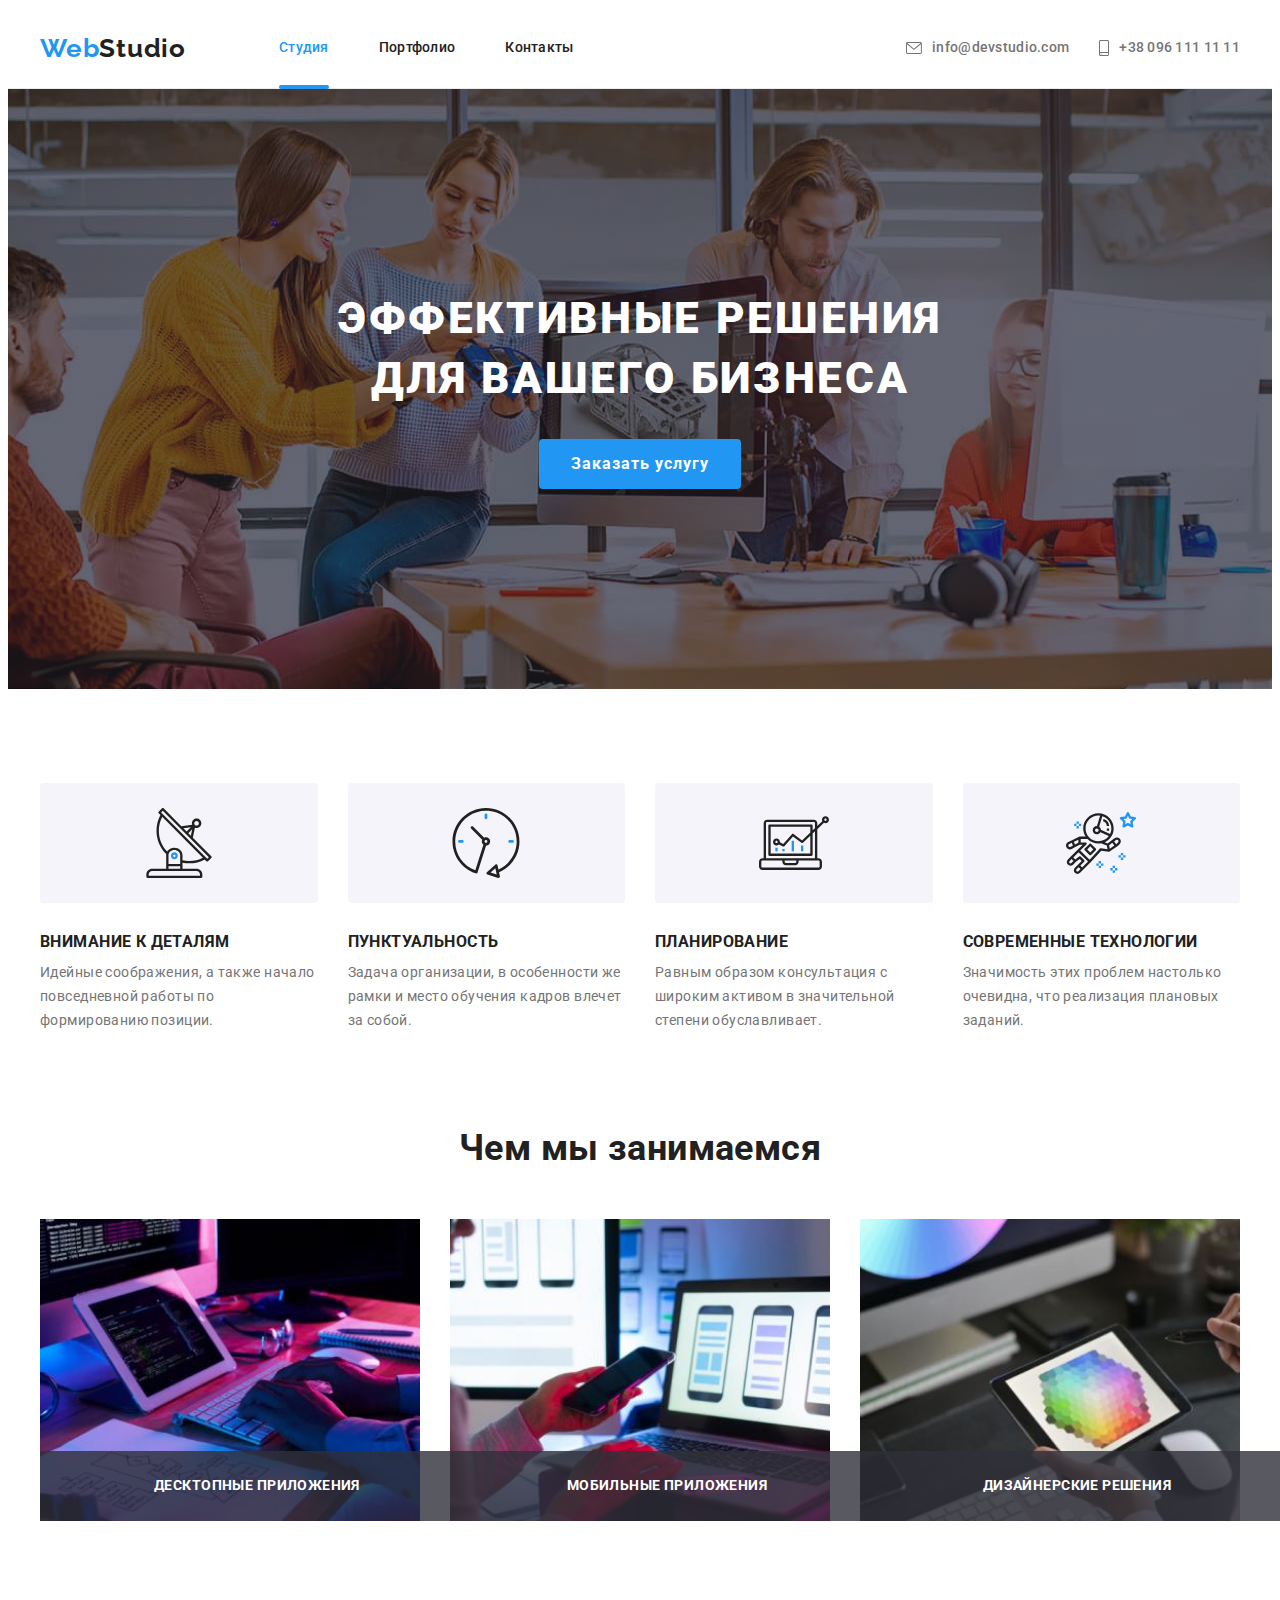
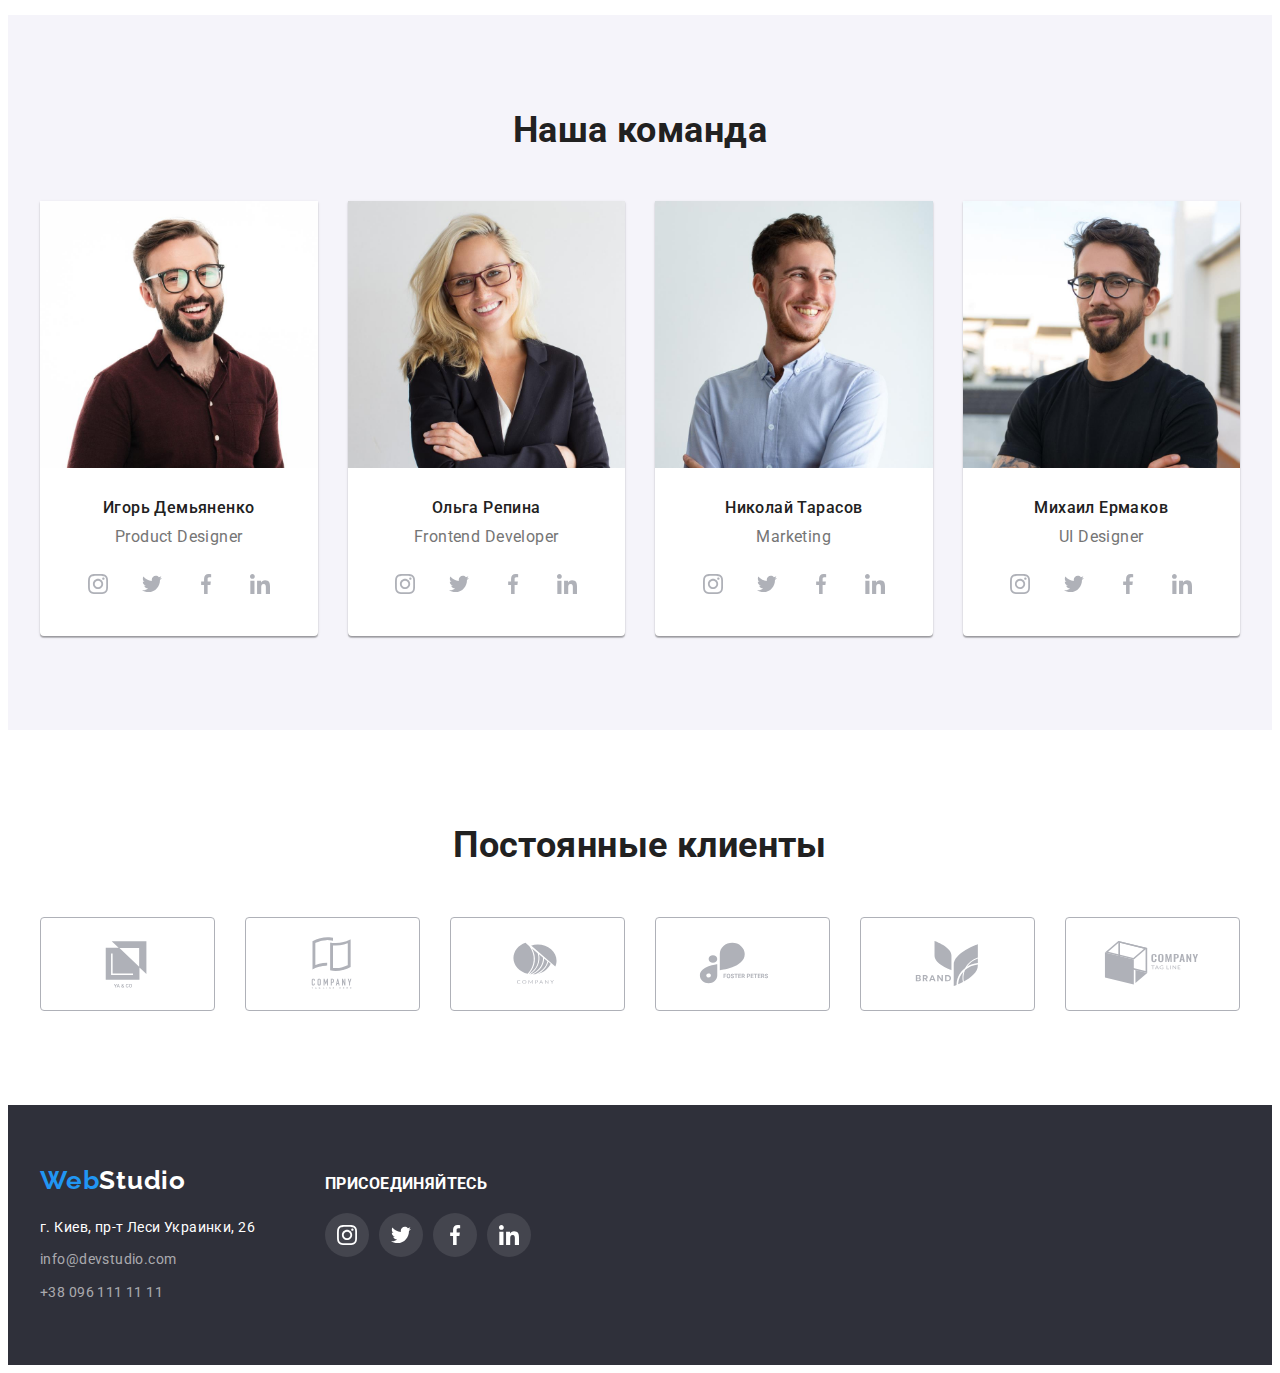
<file: index.html>
<!DOCTYPE html>
<html lang="ru">
  <head>
    <meta charset="UTF-8" />
    <meta http-equiv="X-UA-Compatible" content="IE=edge" />
    <meta name="viewport" content="width=device-width, initial-scale=1.0" />
    <title>Студия</title>
    <link
      rel="stylesheet"
      href="https://cdnjs.cloudflare.com/ajax/libs/modern-normalize/1.1.0/modern-normalize.min.css"
      integrity="sha512-wpPYUAdjBVSE4KJnH1VR1HeZfpl1ub8YT/NKx4PuQ5NmX2tKuGu6U/JRp5y+Y8XG2tV+wKQpNHVUX03MfMFn9Q=="
      crossorigin="anonymous"
      referrerpolicy="no-referrer"
    />
    <link rel="preconnect" href="https://fonts.googleapis.com" />
    <link rel="preconnect" href="https://fonts.gstatic.com" crossorigin />
    <link
      href="https://fonts.googleapis.com/css2?family=Raleway:wght@700&family=Roboto:wght@400;500;700;900&display=swap"
      rel="stylesheet"
    />
    <link rel="stylesheet" href="./css/reset.css" />
    <link rel="stylesheet" href="./css/styles.css" />
  </head>
  <body>
    <!-- Header -->
    <header class="header">
      <div class="container header-container">
        <nav class="header-nav">
          <a class="link logo" href="./index.html" lang="en"
            >Web<span class="header-text-color">Studio</span></a
          >

          <ul class="list header-list">
            <li class="header-item">
              <a class="link header-link current" href="./index.html">Студия</a>
            </li>
            <li class="header-item">
              <a class="link header-link" href="./portfolio.html">Портфолио</a>
            </li>
            <li class="header-item">
              <a class="link header-link" href="">Контакты</a>
            </li>
          </ul>
        </nav>
        <ul class="list header-contacts">
          <li class="header-item">
            <a class="link header-link" href="mailto:info@devstudio.com">
              <svg class="header-item-icon" width="16" height="12">
                <use href="./images/icons.svg#icon-mail"></use>
              </svg>
              info@devstudio.com
            </a>
          </li>
          <li class="header-item">
            <a class="link header-link" href="tel:+380961111111">
              <svg class="header-item-icon" width="10" height="16">
                <use href="./images/icons.svg#icon-smartphone"></use>
              </svg>
              +38 096 111 11 11
            </a>
          </li>
        </ul>
      </div>
    </header>

    <!-- Main -->
    <main>
      <!-- Hero -->
      <section class="hero">
        <div class="container">
          <h1 class="hero-title">Эффективные решения для вашего бизнеса</h1>
          <button type="button" class="hero-btn" data-modal-open>
            Заказать услугу
          </button>
        </div>
      </section>

      <!-- Features -->
      <section class="features section">
        <div class="container">
          <h2 class="visually-hidden">Особенности</h2>
          <ul class="list features-list card-set">
            <li class="features-item item">
              <div class="features-item-image">
                <svg class="features-icon" width="70" height="70">
                  <use href="./images/icons.svg#icon-antenna"></use>
                </svg>
              </div>
              <h3 class="title features-item-title">Внимание к деталям</h3>
              <p class="features-item-text">
                Идейные соображения, а также начало повседневной работы по
                формированию позиции.
              </p>
            </li>
            <li class="features-item item">
              <div class="features-item-image">
                <svg class="features-icon" width="70" height="70">
                  <use href="./images/icons.svg#icon-clock"></use>
                </svg>
              </div>
              <h3 class="title features-item-title">Пунктуальность</h3>
              <p class="features-item-text">
                Задача организации, в особенности же рамки и место обучения
                кадров влечет за собой.
              </p>
            </li>
            <li class="features-item item">
              <div class="features-item-image">
                <svg class="features-icon" width="70" height="70">
                  <use href="./images/icons.svg#icon-diagram"></use>
                </svg>
              </div>
              <h3 class="title features-item-title">Планирование</h3>
              <p class="features-item-text">
                Равным образом консультация с широким активом в значительной
                степени обуславливает.
              </p>
            </li>
            <li class="features-item item">
              <div class="features-item-image">
                <svg class="features-icon" width="70" height="70">
                  <use href="./images/icons.svg#icon-astronaut"></use>
                </svg>
              </div>
              <h3 class="title features-item-title">Современные технологии</h3>
              <p class="features-item-text">
                Значимость этих проблем настолько очевидна, что реализация
                плановых заданий.
              </p>
            </li>
          </ul>
        </div>
      </section>

      <!-- What we do -->
      <section class="wwd section">
        <div class="container">
          <h2 class="title section-title">Чем мы занимаемся</h2>
          <ul class="list wwd-list card-set">
            <li class="wwd-item item">
              <img
                src="./images/wwd-img1.jpg"
                alt="человек работает с компьютером"
                width="370"
                height="294"
              />
              <p class="wwd-item-text">Десктопные приложения</p>
            </li>
            <li class="wwd-item item">
              <img
                src="./images/wwd-img2.jpg"
                alt="человек работает с ноутбуком"
                width="370"
                height="294"
              />
              <p class="wwd-item-text">Мобильные приложения</p>
            </li>
            <li class="wwd-item item">
              <img
                src="./images/wwd-img3.jpg"
                alt="человек работает с планшетом"
                width="370"
                height="294"
              />
              <p class="wwd-item-text">Дизайнерские решения</p>
            </li>
          </ul>
        </div>
      </section>

      <!-- Team -->
      <section class="team section">
        <div class="container">
          <h2 class="title section-title">Наша команда</h2>
          <ul class="list team-list card-set">
            <li class="team-item item">
              <img
                src="./images/team-1.jpg"
                alt="мужчина с бородой, в очках, и коричневой ручашке "
                width="270"
                height="260"
                class="team-item-img"
              />
              <div class="team-item-content">
                <h3 class="title team-item-name">Игорь Демьяненко</h3>
                <p class="team-item-positions">Product Designer</p>
                <ul class="social-list list">
                  <li class="social-item">
                    <a
                      href=""
                      class="social-link"
                      target="_blank"
                      rel="noopener noreferrer nofollow"
                    >
                      <svg class="social-icon" width="20" height="20">
                        <use href="./images/icons.svg#icon-instagram"></use>
                      </svg>
                    </a>
                  </li>
                  <li class="social-item">
                    <a
                      href=""
                      class="social-link"
                      target="_blank"
                      rel="noopener noreferrer nofollow"
                    >
                      <svg class="social-icon" width="20" height="20">
                        <use href="./images/icons.svg#icon-twitter"></use>
                      </svg>
                    </a>
                  </li>
                  <li class="social-item">
                    <a
                      href=""
                      class="social-link"
                      target="_blank"
                      rel="noopener noreferrer nofollow"
                    >
                      <svg class="social-icon" width="20" height="20">
                        <use href="./images/icons.svg#icon-facebook"></use>
                      </svg>
                    </a>
                  </li>
                  <li class="social-item">
                    <a
                      href=""
                      class="social-link"
                      target="_blank"
                      rel="noopener noreferrer nofollow"
                    >
                      <svg class="social-icon" width="20" height="20">
                        <use href="./images/icons.svg#icon-linkedin"></use>
                      </svg>
                    </a>
                  </li>
                </ul>
              </div>
            </li>
            <li class="team-item item">
              <img
                src="./images/team-2.jpg"
                alt="женщина блондинка, в очках и пиджаке"
                width="270"
                height="260"
                class="team-item-img"
              />
              <div class="team-item-content">
                <h3 class="title team-item-name">Ольга Репина</h3>
                <p class="team-item-positions">Frontend Developer</p>
                <ul class="social-list list">
                  <li class="social-item">
                    <a
                      href=""
                      class="social-link"
                      target="_blank"
                      rel="noopener noreferrer nofollow"
                    >
                      <svg class="social-icon" width="20" height="20">
                        <use href="images/icons.svg#icon-instagram"></use>
                      </svg>
                    </a>
                  </li>
                  <li class="social-item">
                    <a
                      href=""
                      class="social-link"
                      target="_blank"
                      rel="noopener noreferrer nofollow"
                    >
                      <svg class="social-icon" width="20" height="20">
                        <use href="./images/icons.svg#icon-twitter"></use>
                      </svg>
                    </a>
                  </li>
                  <li class="social-item">
                    <a
                      href=""
                      class="social-link"
                      target="_blank"
                      rel="noopener noreferrer nofollow"
                    >
                      <svg class="social-icon" width="20" height="20">
                        <use href="./images/icons.svg#icon-facebook"></use>
                      </svg>
                    </a>
                  </li>
                  <li class="social-item">
                    <a
                      href=""
                      class="social-link"
                      target="_blank"
                      rel="noopener noreferrer nofollow"
                    >
                      <svg class="social-icon" width="20" height="20">
                        <use href="./images/icons.svg#icon-linkedin"></use>
                      </svg>
                    </a>
                  </li>
                </ul>
              </div>
            </li>
            <li class="team-item item">
              <img
                src="./images/team-3.jpg"
                alt="мужчина в серой рубашке"
                width="270"
                height="260"
                class="team-item-img"
              />
              <div class="team-item-content">
                <h3 class="title team-item-name">Николай Тарасов</h3>
                <p class="team-item-positions">Marketing</p>
                <ul class="social-list list">
                  <li class="social-item">
                    <a
                      href=""
                      class="social-link"
                      target="_blank"
                      rel="noopener noreferrer nofollow"
                    >
                      <svg class="social-icon" width="20" height="20">
                        <use href="images/icons.svg#icon-instagram"></use>
                      </svg>
                    </a>
                  </li>
                  <li class="social-item">
                    <a
                      href=""
                      class="social-link"
                      target="_blank"
                      rel="noopener noreferrer nofollow"
                    >
                      <svg class="social-icon" width="20" height="20">
                        <use href="./images/icons.svg#icon-twitter"></use>
                      </svg>
                    </a>
                  </li>
                  <li class="social-item">
                    <a
                      href=""
                      class="social-link"
                      target="_blank"
                      rel="noopener noreferrer nofollow"
                    >
                      <svg class="social-icon" width="20" height="20">
                        <use href="./images/icons.svg#icon-facebook"></use>
                      </svg>
                    </a>
                  </li>
                  <li class="social-item">
                    <a
                      href=""
                      class="social-link"
                      target="_blank"
                      rel="noopener noreferrer nofollow"
                    >
                      <svg class="social-icon" width="20" height="20">
                        <use href="./images/icons.svg#icon-linkedin"></use>
                      </svg>
                    </a>
                  </li>
                </ul>
              </div>
            </li>
            <li class="team-item item">
              <img
                src="./images/team-4.jpg"
                alt="мужчина в очках, с бородой, и в чёрной футболке"
                width="270"
                height="260"
                class="team-item-img"
              />
              <div class="team-item-content">
                <h3 class="title team-item-name">Михаил Ермаков</h3>
                <p class="team-item-positions">UI Designer</p>
                <ul class="social-list list">
                  <li class="social-item">
                    <a
                      href=""
                      class="social-link"
                      target="_blank"
                      rel="noopener noreferrer nofollow"
                    >
                      <svg class="social-icon" width="20" height="20">
                        <use href="images/icons.svg#icon-instagram"></use>
                      </svg>
                    </a>
                  </li>
                  <li class="social-item">
                    <a
                      href=""
                      class="social-link"
                      target="_blank"
                      rel="noopener noreferrer nofollow"
                    >
                      <svg class="social-icon" width="20" height="20">
                        <use href="./images/icons.svg#icon-twitter"></use>
                      </svg>
                    </a>
                  </li>
                  <li class="social-item">
                    <a
                      href=""
                      class="social-link"
                      target="_blank"
                      rel="noopener noreferrer nofollow"
                    >
                      <svg class="social-icon" width="20" height="20">
                        <use href="./images/icons.svg#icon-facebook"></use>
                      </svg>
                    </a>
                  </li>
                  <li class="social-item">
                    <a
                      href=""
                      class="social-link"
                      target="_blank"
                      rel="noopener noreferrer nofollow"
                    >
                      <svg class="social-icon" width="20" height="20">
                        <use href="./images/icons.svg#icon-linkedin"></use>
                      </svg>
                    </a>
                  </li>
                </ul>
              </div>
            </li>
          </ul>
        </div>
      </section>

      <!-- Regular Customers -->
      <section class="customers section">
        <div class="container">
          <h2 class="title section-title">Постоянные клиенты</h2>
          <ul class="list customer-list card-set">
            <li class="customer-list-item item">
              <a
                href=""
                class="customer-link"
                target="_blank"
                rel="noopener noreferrer nofollow"
              >
                <svg class="customer-logo" width="106" height="60">
                  <use href="./images/icons.svg#icon-Logo1"></use>
                </svg>
              </a>
            </li>
            <li class="customer-list-item item">
              <a
                href=""
                class="customer-link"
                target="_blank"
                rel="noopener noreferrer nofollow"
              >
                <svg class="customer-logo" width="106" height="60">
                  <use href="./images/icons.svg#icon-Logo2"></use>
                </svg>
              </a>
            </li>
            <li class="customer-list-item item">
              <a
                href=""
                class="customer-link"
                target="_blank"
                rel="noopener noreferrer nofollow"
              >
                <svg class="customer-logo" width="106" height="60">
                  <use href="./images/icons.svg#icon-Logo3"></use>
                </svg>
              </a>
            </li>
            <li class="customer-list-item item">
              <a
                href=""
                class="customer-link"
                target="_blank"
                rel="noopener noreferrer nofollow"
              >
                <svg class="customer-logo" width="106" height="60">
                  <use href="./images/icons.svg#icon-Logo4"></use>
                </svg>
              </a>
            </li>
            <li class="customer-list-item item">
              <a
                href=""
                class="customer-link"
                target="_blank"
                rel="noopener noreferrer nofollow"
              >
                <svg class="customer-logo" width="106" height="60">
                  <use href="./images/icons.svg#icon-Logo5"></use>
                </svg>
              </a>
            </li>
            <li class="customer-list-item item">
              <a
                href=""
                class="customer-link"
                target="_blank"
                rel="noopener noreferrer nofollow"
              >
                <svg class="customer-logo" width="106" height="60">
                  <use href="./images/icons.svg#icon-Logo6"></use>
                </svg>
              </a>
            </li>
          </ul>
        </div>
      </section>
    </main>

    <!-- Footer -->
    <footer class="footer">
      <div class="container footer-box">
        <div class="footer-adress-box">
          <a class="link logo" href="./index.html" lang="en"
            >Web<span class="footer-text-color">Studio</span></a
          >
          <address>
            <ul class="list footer-list">
              <li class="footer-item">
                <a
                  class="link footer-link"
                  href="https://goo.gl/maps/KEkJxdMfcDKJunuC6"
                  target="_blank"
                  rel="noopener noreferrer nofollow"
                  >г. Киев, пр-т Леси Украинки, 26</a
                >
              </li>
              <li class="footer-item">
                <a class="link footer-link" href="mailto:info@devstudio.com"
                  >info@devstudio.com</a
                >
              </li>
              <li class="footer-item">
                <a class="link footer-link" href="tel:+380961111111"
                  >+38 096 111 11 11</a
                >
              </li>
            </ul>
          </address>
        </div>
        <div class="footer-social">
          <h3 class="footer-link-title">присоединяйтесь</h3>
          <ul class="list social-list">
            <li class="social-item">
              <a
                href=""
                class="social-link"
                target="_blank"
                rel="noopener noreferrer nofollow"
              >
                <svg class="social-icon" width="20" height="20">
                  <use href="./images/icons.svg#icon-instagram"></use>
                </svg>
              </a>
            </li>
            <li class="social-item">
              <a
                href=""
                class="social-link"
                target="_blank"
                rel="noopener noreferrer nofollow"
              >
                <svg class="social-icon" width="20" height="20">
                  <use href="./images/icons.svg#icon-twitter"></use>
                </svg>
              </a>
            </li>
            <li class="social-item">
              <a
                href=""
                class="social-link"
                target="_blank"
                rel="noopener noreferrer nofollow"
              >
                <svg class="social-icon" width="20" height="20">
                  <use href="./images/icons.svg#icon-facebook"></use>
                </svg>
              </a>
            </li>
            <li class="social-item">
              <a
                href=""
                class="social-link"
                target="_blank"
                rel="noopener noreferrer nofollow"
              >
                <svg class="social-icon" width="20" height="20">
                  <use href="./images/icons.svg#icon-linkedin"></use>
                </svg>
              </a>
            </li>
          </ul>
        </div>
      </div>
    </footer>

    <!-- Modal -->
    <div class="backdrop is-hidden" data-modal>
      <div class="modal">
        <button type="button" class="modal-close" data-modal-close>
          <svg class="modal-close-icon" width="18" height="18">
            <use href="./images/icons.svg#icon-close"></use>
          </svg>
        </button>
      </div>
    </div>

    <script src="./js/modal.js"></script>
  </body>
</html>
</file>
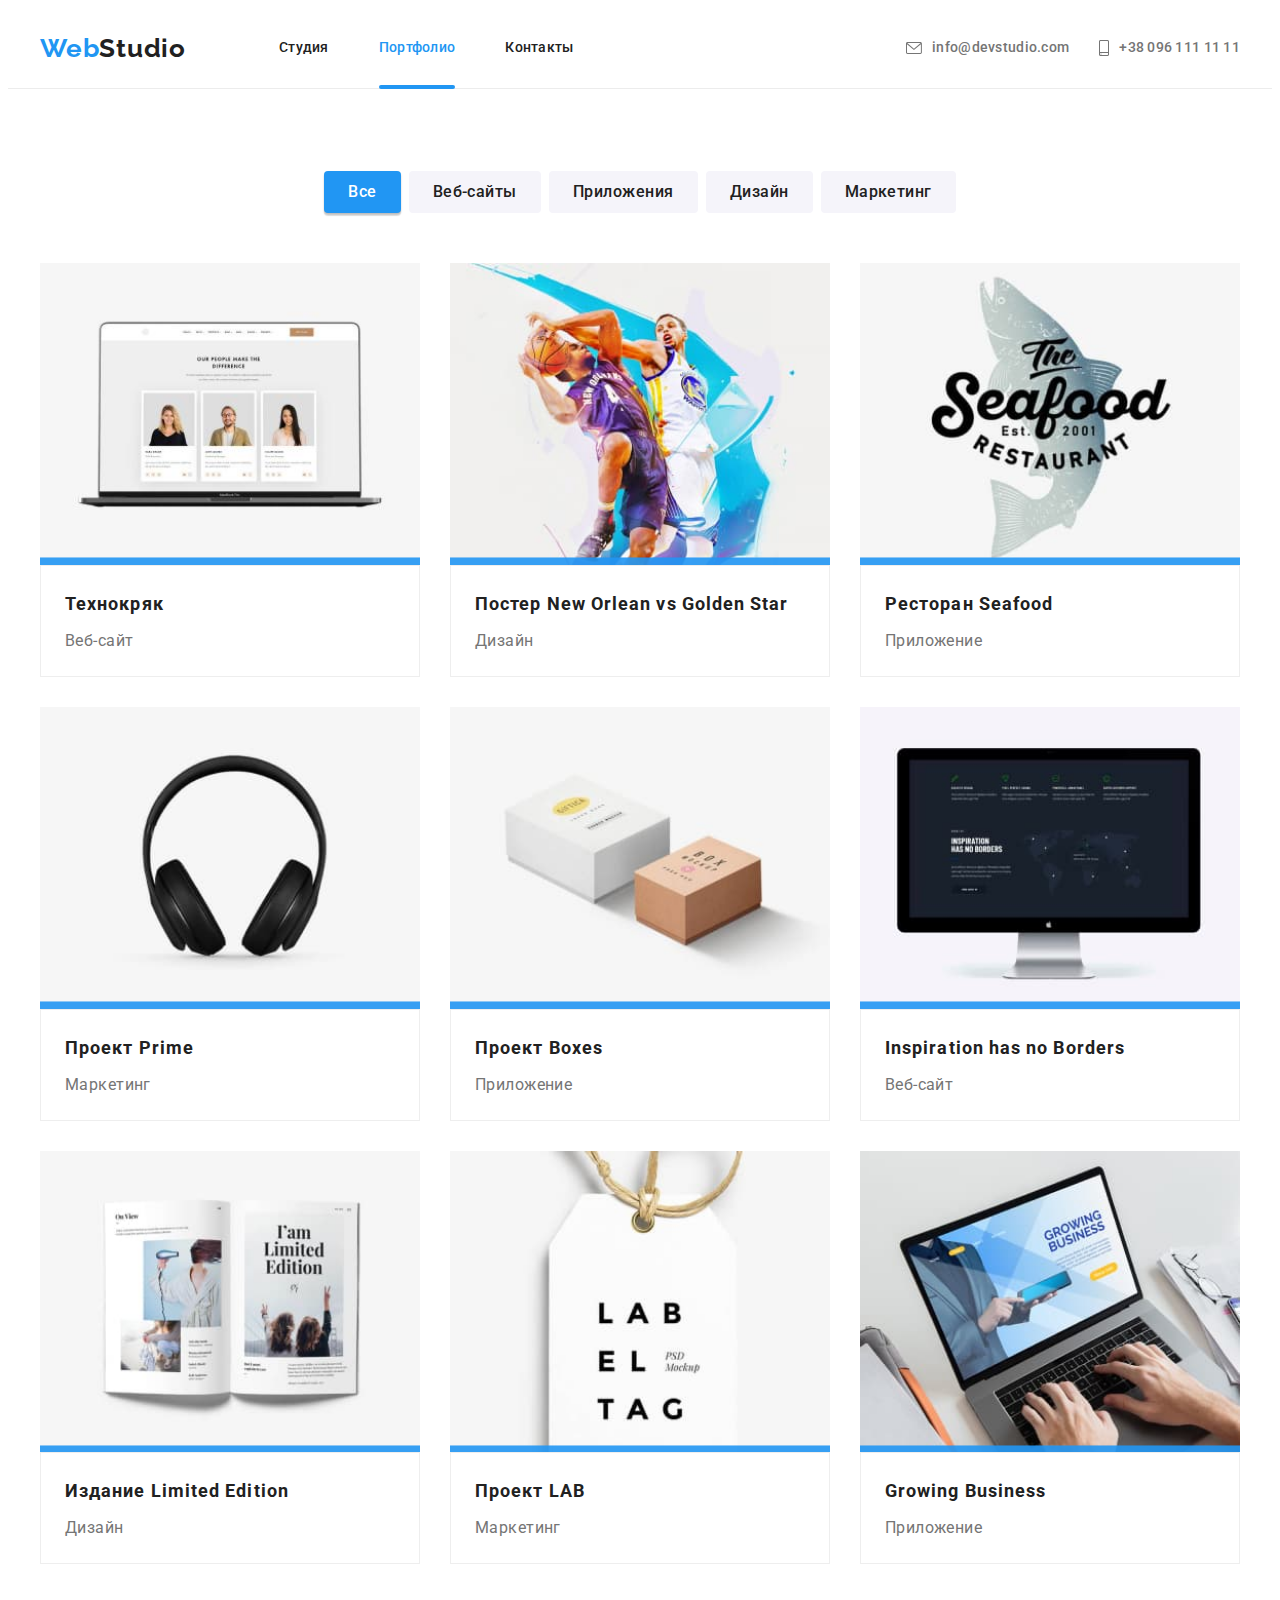
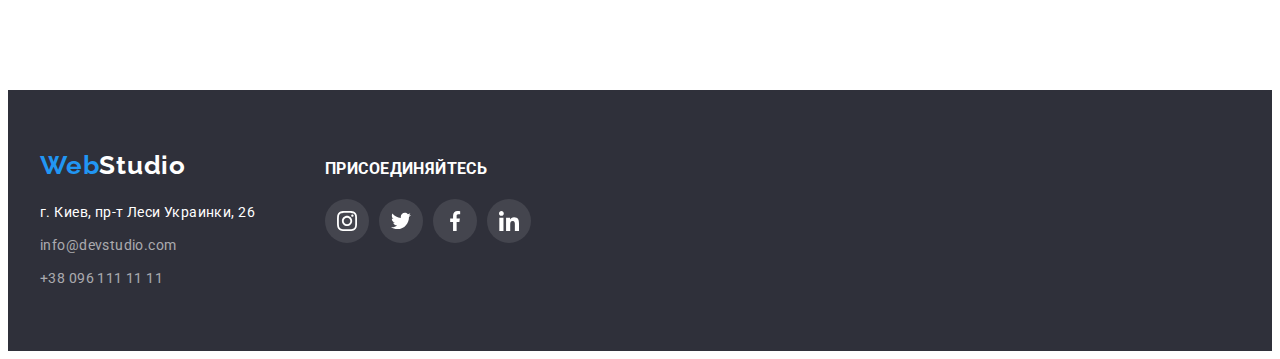
<file: portfolio.html>
<!DOCTYPE html>
<html lang="ru">
  <head>
    <meta charset="UTF-8" />
    <meta http-equiv="X-UA-Compatible" content="IE=edge" />
    <meta name="viewport" content="width=device-width, initial-scale=1.0" />
    <title>Портфолио</title>
    <link
      rel="stylesheet"
      href="https://cdnjs.cloudflare.com/ajax/libs/modern-normalize/1.1.0/modern-normalize.min.css"
      integrity="sha512-wpPYUAdjBVSE4KJnH1VR1HeZfpl1ub8YT/NKx4PuQ5NmX2tKuGu6U/JRp5y+Y8XG2tV+wKQpNHVUX03MfMFn9Q=="
      crossorigin="anonymous"
      referrerpolicy="no-referrer"
    />
    <link rel="preconnect" href="https://fonts.googleapis.com" />
    <link rel="preconnect" href="https://fonts.gstatic.com" crossorigin />
    <link
      href="https://fonts.googleapis.com/css2?family=Raleway:wght@700&family=Roboto:wght@400;500;700;900&display=swap"
      rel="stylesheet"
    />
    <link rel="stylesheet" href="./css/reset.css" />
    <link rel="stylesheet" href="./css/styles.css" />
  </head>

  <body>
    <!-- Header -->
    <header class="header">
      <div class="container header-container">
        <nav class="header-nav">
          <a class="link logo" href="./index.html" lang="en"
            >Web<span class="header-text-color">Studio</span></a
          >

          <ul class="list header-list">
            <li class="header-item">
              <a class="link header-link" href="./index.html">Студия</a>
            </li>
            <li class="header-item">
              <a class="link header-link current" href="./portfolio.html"
                >Портфолио</a
              >
            </li>
            <li class="header-item">
              <a class="link header-link" href="">Контакты</a>
            </li>
          </ul>
        </nav>
        <ul class="list header-contacts">
          <li class="header-item">
            <a class="link header-link" href="mailto:info@devstudio.com">
              <svg class="header-item-icon" width="16" height="12">
                <use href="./images/icons.svg#icon-mail"></use>
              </svg>
              info@devstudio.com
            </a>
          </li>
          <li class="header-item">
            <a class="link header-link" href="tel:+380961111111">
              <svg class="header-item-icon" width="10" height="16">
                <use href="./images/icons.svg#icon-smartphone"></use>
              </svg>
              +38 096 111 11 11
            </a>
          </li>
        </ul>
      </div>
    </header>

    <!-- Main -->

    <main>
      <section class="projects">
        <div class="container">
          <h1 class="visually-hidden projects-title">Наши проекты</h1>
          <ul class="list projects-btn-list">
            <li class="projects-list-item">
              <button type="button" class="projects-btn active">Все</button>
            </li>
            <li class="projects-list-item">
              <button type="button" class="projects-btn">Веб-сайты</button>
            </li>
            <li class="projects-list-item">
              <button type="button" class="projects-btn">Приложения</button>
            </li>
            <li class="projects-list-item">
              <button type="button" class="projects-btn">Дизайн</button>
            </li>
            <li class="projects-list-item">
              <button type="button" class="projects-btn">Маркетинг</button>
            </li>
          </ul>
          <ul class="list projects-link-list card-set">
            <li class="projects-link-item item">
              <a
                class="link"
                href="/"
                target="_blank"
                rel="noopener noreferrer nofollow"
              >
                <div class="projects-item-wrap">
                  <img
                    src="./images/port-img1.jpg"
                    alt="ноутбук с открытой интернет страницей"
                    width="370"
                    height="294"
                  />
                  <p class="projects-item-text">
                    Технокряк это современная площадка распространения
                    коронавируса. Компании используют эту платформу для
                    цифрового шпионажа и атак на защищённые сервера конкурентов.
                  </p>
                </div>
                <div class="projects-card-footer">
                  <h2 class="title projects-list-title">Технокряк</h2>
                  <p class="projects-list-text">Веб-сайт</p>
                </div>
              </a>
            </li>
            <li class="projects-link-item item">
              <a
                class="link"
                href="/"
                target="_blank"
                rel="noopener noreferrer nofollow"
              >
                <div class="projects-item-wrap">
                  <img
                    src="./images/port-img2.jpg"
                    alt="двое мужчин играют в баскетболл"
                    width="370"
                    height="294"
                  />
                  <p class="projects-item-text">
                    Технокряк это современная площадка распространения
                    коронавируса. Компании используют эту платформу для
                    цифрового шпионажа и атак на защищённые сервера конкурентов.
                  </p>
                </div>

                <div class="projects-card-footer">
                  <h2 class="title projects-list-title">
                    Постер <span lang="en">New Orlean vs Golden Star</span>
                  </h2>
                  <p class="projects-list-text">Дизайн</p>
                </div>
              </a>
            </li>
            <li class="projects-link-item item">
              <a
                class="link"
                href="/"
                target="_blank"
                rel="noopener noreferrer nofollow"
              >
                <div class="projects-item-wrap">
                  <img
                    src="./images/port-img3.jpg"
                    alt="логотип рыбного ресторана"
                    width="370"
                    height="294"
                  />
                  <p class="projects-item-text">
                    Технокряк это современная площадка распространения
                    коронавируса. Компании используют эту платформу для
                    цифрового шпионажа и атак на защищённые сервера конкурентов.
                  </p>
                </div>

                <div class="projects-card-footer">
                  <h2 class="title projects-list-title">
                    Ресторан <span lang="en">Seafood</span>
                  </h2>
                  <p class="projects-list-text">Приложение</p>
                </div>
              </a>
            </li>
            <li class="projects-link-item item">
              <a
                class="link"
                href="/"
                target="_blank"
                rel="noopener noreferrer nofollow"
              >
                <div class="projects-item-wrap">
                  <img
                    src="./images/port-img4.jpg"
                    alt="музыкальные наушники"
                    width="370"
                    height="294"
                  />
                  <p class="projects-item-text">
                    Технокряк это современная площадка распространения
                    коронавируса. Компании используют эту платформу для
                    цифрового шпионажа и атак на защищённые сервера конкурентов.
                  </p>
                </div>

                <div class="projects-card-footer">
                  <h2 class="title projects-list-title">
                    Проект <span lang="en">Prime</span>
                  </h2>
                  <p class="projects-list-text">Маркетинг</p>
                </div>
              </a>
            </li>
            <li class="projects-link-item item">
              <a
                class="link"
                href="/"
                target="_blank"
                rel="noopener noreferrer nofollow"
              >
                <div class="projects-item-wrap">
                  <img
                    src="./images/port-img5.jpg"
                    alt="две коробки, белая и коричневая"
                    width="370"
                    height="294"
                  />
                  <p class="projects-item-text">
                    Технокряк это современная площадка распространения
                    коронавируса. Компании используют эту платформу для
                    цифрового шпионажа и атак на защищённые сервера конкурентов.
                  </p>
                </div>

                <div class="projects-card-footer">
                  <h2 class="title projects-list-title">
                    Проект <span lang="en">Boxes</span>
                  </h2>
                  <p class="projects-list-text">Приложение</p>
                </div>
              </a>
            </li>
            <li class="projects-link-item item">
              <a
                class="link"
                href="/"
                target="_blank"
                rel="noopener noreferrer nofollow"
              >
                <div class="projects-item-wrap">
                  <img
                    src="./images/port-img6.jpg"
                    alt="монтор с чёрной рамкой и серебристой подставкой"
                    width="370"
                    height="294"
                  />
                  <p class="projects-item-text">
                    Технокряк это современная площадка распространения
                    коронавируса. Компании используют эту платформу для
                    цифрового шпионажа и атак на защищённые сервера конкурентов.
                  </p>
                </div>

                <div class="projects-card-footer">
                  <h2 class="title projects-list-title" lang="en">
                    Inspiration has no Borders
                  </h2>
                  <p class="projects-list-text">Веб-сайт</p>
                </div>
              </a>
            </li>
            <li class="projects-link-item item">
              <a
                class="link"
                href="/"
                target="_blank"
                rel="noopener noreferrer nofollow"
              >
                <div class="projects-item-wrap">
                  <img
                    src="./images/port-img7.jpg"
                    alt="книга с илюстрациями"
                    width="370"
                    height="294"
                  />
                  <p class="projects-item-text">
                    Технокряк это современная площадка распространения
                    коронавируса. Компании используют эту платформу для
                    цифрового шпионажа и атак на защищённые сервера конкурентов.
                  </p>
                </div>

                <div class="projects-card-footer">
                  <h2 class="title projects-list-title">
                    Издание <span lang="en">Limited Edition</span>
                  </h2>
                  <p class="projects-list-text">Дизайн</p>
                </div>
              </a>
            </li>
            <li class="projects-link-item item">
              <a
                class="link"
                href="/"
                target="_blank"
                rel="noopener noreferrer nofollow"
              >
                <div class="projects-item-wrap">
                  <img
                    src="./images/port-img8.jpg"
                    alt="бирка с надписью"
                    width="370"
                    height="294"
                  />
                  <p class="projects-item-text">
                    Технокряк это современная площадка распространения
                    коронавируса. Компании используют эту платформу для
                    цифрового шпионажа и атак на защищённые сервера конкурентов.
                  </p>
                </div>

                <div class="projects-card-footer">
                  <h2 class="title projects-list-title">
                    Проект <span lang="en">LAB</span>
                  </h2>
                  <p class="projects-list-text">Маркетинг</p>
                </div>
              </a>
            </li>
            <li class="projects-link-item item">
              <a
                class="link"
                href="/"
                target="_blank"
                rel="noopener noreferrer nofollow"
              >
                <div class="projects-item-wrap">
                  <img
                    src="./images/port-img9.jpg"
                    alt="человек работает с ноутбуком"
                    width="370"
                    height="294"
                  />
                  <p class="projects-item-text">
                    Технокряк это современная площадка распространения
                    коронавируса. Компании используют эту платформу для
                    цифрового шпионажа и атак на защищённые сервера конкурентов.
                  </p>
                </div>

                <div class="projects-card-footer">
                  <h2 class="title projects-list-title" lang="en">
                    Growing Business
                  </h2>
                  <p class="projects-list-text">Приложение</p>
                </div>
              </a>
            </li>
          </ul>
        </div>
      </section>
    </main>

    <!-- Footer -->
    <footer class="footer">
      <div class="container footer-box">
        <div class="footer-adress-box">
          <a class="link logo" href="./index.html" lang="en"
            >Web<span class="footer-text-color">Studio</span></a
          >
          <address>
            <ul class="list footer-list">
              <li class="footer-item">
                <a
                  class="link footer-link"
                  href="https://goo.gl/maps/KEkJxdMfcDKJunuC6"
                  target="_blank"
                  rel="noopener noreferrer nofollow"
                  >г. Киев, пр-т Леси Украинки, 26</a
                >
              </li>
              <li class="footer-item">
                <a class="link footer-link" href="mailto:info@devstudio.com"
                  >info@devstudio.com</a
                >
              </li>
              <li class="footer-item">
                <a class="link footer-link" href="tel:+380961111111"
                  >+38 096 111 11 11</a
                >
              </li>
            </ul>
          </address>
        </div>
        <div class="footer-social">
          <h3 class="footer-link-title">присоединяйтесь</h3>
          <ul class="list social-list">
            <li class="social-item">
              <a
                href=""
                class="social-link"
                target="_blank"
                rel="noopener noreferrer nofollow"
              >
                <svg class="social-icon" width="20" height="20">
                  <use href="./images/icons.svg#icon-instagram"></use>
                </svg>
              </a>
            </li>
            <li class="social-item">
              <a
                href=""
                class="social-link"
                target="_blank"
                rel="noopener noreferrer nofollow"
              >
                <svg class="social-icon" width="20" height="20">
                  <use href="./images/icons.svg#icon-twitter"></use>
                </svg>
              </a>
            </li>
            <li class="social-item">
              <a
                href=""
                class="social-link"
                target="_blank"
                rel="noopener noreferrer nofollow"
              >
                <svg class="social-icon" width="20" height="20">
                  <use href="./images/icons.svg#icon-facebook"></use>
                </svg>
              </a>
            </li>
            <li class="social-item">
              <a
                href=""
                class="social-link"
                target="_blank"
                rel="noopener noreferrer nofollow"
              >
                <svg class="social-icon" width="20" height="20">
                  <use href="./images/icons.svg#icon-linkedin"></use>
                </svg>
              </a>
            </li>
          </ul>
        </div>
      </div>
    </footer>
  </body>
</html>
</file>
<file: css/styles.css>
:root {
  --main-text-color: #757575;
  --second-text-color: #212121;
  --accent-color: #2196f3;
  --btn-text-color: #ffffff;
  --first-background-color: #2f303a;
  --second-background-color: #f5f4fa;
  --wwd-text-background-color: rgba(47, 48, 58, 0.8);
  --btn-hover-color: #188ce8;
  --link-color: rgba(255, 255, 255, 0.6);
  --border-card-color: #eeeeee;
  --header-border-color: #ececec;
  --hero-gradient-color: rgba(47, 48, 58, 0.4);
  --icon-fill-color: #afb1b8;
  --footer-social-bg-color: rgba(255, 255, 255, 0.1);
  --duration-cubic: 250ms cubic-bezier(0.4, 0, 0.2, 1);
  --portfolio-cart-bg-color: rgba(33, 150, 243, 0.9);
  --backdrop-background-color: rgba(0, 0, 0, 0.2);
}

body {
  font-family: "Roboto", sans-serif;
  color: var(--main-text-color);
  font-size: 14px;
  line-height: 1.71;
  letter-spacing: 0.03em;
}

address {
  font-style: normal;
}

.title {
  color: var(--second-text-color);
}

.list {
  list-style: none;
}

.link {
  text-decoration: none;
  color: inherit;
}

.visually-hidden {
  position: absolute;
  width: 1px;
  height: 1px;
  margin: -1px;
  padding: 0;
  overflow: hidden;
  border: 0;
  clip: rect(0 0 0 0);
}

.container {
  width: 1200px;
  padding: 0 15px;
  margin: 0 auto;
}

.section {
  padding-top: 94px;
  padding-bottom: 94px;
}

/* ----- Card-Set ------ */

.card-set {
  display: flex;
  flex-wrap: wrap;
  margin-left: -30px;
  margin-top: -30px;
}

.item {
  margin-left: 30px;
  margin-top: 30px;
}

/* ----- Social-list/item/link/icon -----*/

.social-list {
  display: flex;
  justify-content: center;
}

.social-item:not(:last-child) {
  margin-right: 10px;
}

.social-link {
  width: 44px;
  height: 44px;
  background-color: var(--btn-text-color);
  display: flex;
  justify-content: center;
  align-items: center;
  border-radius: 50%;
  color: var(--icon-fill-color);
  transition: background-color var(--duration-cubic);
}

.social-icon {
  fill: currentColor;
}

/* ----- Header -----*/

.header {
  border-bottom: 1px solid var(--header-border-color);
}

.logo {
  font-family: "Raleway", sans-serif;
  font-weight: 700;
  font-size: 26px;
  line-height: 1.19;
  letter-spacing: 0.03em;
  color: var(--accent-color);
}

.header-container,
.header-list,
.header-contacts,
.header-nav {
  display: flex;
  align-items: center;
  flex-wrap: wrap;
}

.header-nav > .logo {
  margin-right: 93px;
}

.header-item:not(:last-child) {
  margin-right: 50px;
}

.header-contacts {
  margin-left: auto;
}

.header-contacts > .header-item:first-child {
  margin-right: 30px;
}

.header-text-color {
  color: var(--second-text-color);
}

/* --------------------------- */

.header-list {
  color: var(--second-text-color);
}

.header-link {
  font-weight: 500;
  line-height: 1.14;
  display: flex;
  align-items: center;
  letter-spacing: 0.02em;
  padding-top: 32px;
  padding-bottom: 32px;
  transition: color var(--duration-cubic);
}

.header-link:hover,
.header-link:focus,
.current {
  color: var(--accent-color);
}

.current {
  position: relative;
}

.current::after {
  content: "";
  width: 100%;
  height: 4px;
  background-color: var(--accent-color);
  border-radius: 2px;
  position: absolute;
  left: 0;
  bottom: -1px;
}

.header-item-icon {
  margin-right: 10px;
  fill: currentColor;
}

/* ----- Hero ------ */

.hero {
  background-color: var(--first-background-color);
  background-image: linear-gradient(
      var(--hero-gradient-color),
      var(--hero-gradient-color)
    ),
    url(../images/hero-bg.jpg);
  background-repeat: no-repeat;
  background-position: center;
  background-size: cover, auto;

  text-align: center;
  padding-top: 200px;
  padding-bottom: 200px;
}

.hero-title {
  font-weight: 900;
  font-size: 44px;
  line-height: 1.36;
  text-align: center;
  letter-spacing: 0.06em;
  text-transform: uppercase;
  color: var(--btn-text-color);
  margin-bottom: 30px;
  max-width: 696px;
  margin-left: auto;
  margin-right: auto;
}

.hero-btn {
  font-family: inherit;
  background: var(--accent-color);
  border-radius: 4px;
  cursor: pointer;
  font-weight: 700;
  font-size: 16px;
  line-height: 1.87;
  text-align: center;
  letter-spacing: 0.06em;
  color: var(--btn-text-color);
  padding: 10px 32px;
  border: none;
  transition: background var(--duration-cubic), box-shadow var(--duration-cubic);
}

.hero-btn:focus,
.hero-btn:hover {
  background: var(--btn-hover-color);
  box-shadow: 0px 4px 4px rgba(0, 0, 0, 0.15);
}

/* ----- Features ----- */

.features {
  padding-bottom: 0;
}

.features-item-image {
  display: flex;
  justify-content: center;
  align-items: center;
  height: 120px;
  background-color: var(--second-background-color);
  border-radius: 4px;
  margin-bottom: 30px;
}

.features-item {
  flex-basis: calc(100% / 4 - 30px);
}

.features-item-title {
  font-weight: 700;
  line-height: 1.14;
  text-transform: uppercase;
  margin-bottom: 10px;
}

/* ----- What we do ----- */

.section-title {
  font-weight: 700;
  font-size: 36px;
  line-height: 1.17;
  text-align: center;
  margin-bottom: 50px;
}

.wwd-item {
  position: relative;

  flex-basis: calc(100% / 3 - 30px);
}

.wwd-item-text {
  position: absolute;
  bottom: 0;
  left: 0;

  width: 100%;

  display: flex;
  justify-content: center;
  align-items: center;
  padding: 27px;

  font-weight: 700;
  line-height: 1.14;
  text-align: center;
  text-transform: uppercase;
  color: var(--btn-text-color);
  background-color: var(--wwd-text-background-color);
}

/* ----- Team ----- */

.team {
  background-color: var(--second-background-color);
}

.team-item {
  background: var(--btn-text-color);
  box-shadow: 0px 1px 3px rgba(0, 0, 0, 0.12), 0px 1px 1px rgba(0, 0, 0, 0.14),
    0px 2px 1px rgba(0, 0, 0, 0.2);
  border-radius: 0px 0px 4px 4px;

  flex-basis: calc(100% / 4 - 30px);
}

.team-item-content {
  padding: 30px 32px;
}

.team-item-name,
.team-item-positions {
  font-size: 16px;
  line-height: 1.19;
  text-align: center;
}

.team-item-name {
  font-weight: 500;
  margin-bottom: 10px;
}

.team-item-positions {
  margin-bottom: 16px;
}

.team .social-link {
  transition: background-color var(--duration-cubic),
    color var(--duration-cubic);
}

.team .social-link:hover,
.team .social-link:focus {
  background-color: var(--accent-color);
  color: var(--btn-text-color);
}

/* ----- Regular Customers ------ */

.customer-list-item {
  flex-basis: calc(100% / 6 - 30px);
}

.customer-link {
  height: 92px;
  display: flex;
  justify-content: center;
  align-items: center;
  border: 1px solid var(--icon-fill-color);
  border-radius: 4px;
  color: var(--icon-fill-color);
  transition: color var(--duration-cubic), border-color var(--duration-cubic);
}

.customer-link:hover,
.customer-link:focus {
  color: var(--accent-color);
  border-color: var(--accent-color);
}

.customer-logo {
  fill: currentColor;
}

/* ----- Footer ----- */

.footer {
  background-color: var(--first-background-color);
  padding-top: 60px;
  padding-bottom: 60px;
}

.footer-text-color {
  color: var(--btn-text-color);
}

.footer-box {
  display: flex;
  align-items: baseline;
}

.footer .logo {
  display: inline-block;
  margin-bottom: 20px;
}

.footer-item:not(:last-child) {
  margin-bottom: 9px;
  margin-right: 70px;
}

.footer-link[target="_blank"] {
  color: var(--btn-text-color);
}

.footer-link {
  color: var(--link-color);
  transition: color var(--duration-cubic);
}

.footer-link:hover,
.footer-link:focus {
  color: var(--accent-color);
}

.footer-link-title {
  font-weight: 700;
  line-height: 1.14;
  text-transform: uppercase;
  margin-bottom: 20px;

  color: var(--btn-text-color);
}

.footer .social-link {
  background-color: var(--footer-social-bg-color);
}

.footer .social-link:hover,
.footer .social-link:focus {
  background-color: var(--accent-color);
}

.footer .social-icon {
  fill: var(--btn-text-color);
}

/* ----- Portfolio ----- */

.projects {
  padding-top: 82px;
  padding-bottom: 126px;
}

.projects-btn-list {
  display: flex;
  justify-content: center;
}

.projects-btn-list {
  margin-bottom: 50px;
}

.projects-list-item:not(:last-child) {
  margin-right: 8px;
}

.projects-btn {
  font-family: inherit;
  font-weight: 500;
  font-size: 16px;
  line-height: 1.62;
  text-align: center;
  letter-spacing: 0.03em;
  color: var(--second-text-color);
  background: var(--second-background-color);
  border-radius: 4px;
  cursor: pointer;
  border-color: transparent;
  padding: 6px 22px;

  transition: color var(--duration-cubic), background var(--duration-cubic),
    box-shadow var(--duration-cubic);
}

.projects-btn:focus,
.projects-btn:hover,
.active {
  color: var(--btn-text-color);
  background: var(--accent-color);
  box-shadow: 0px 3px 1px rgba(0, 0, 0, 0.1), 0px 1px 2px rgba(0, 0, 0, 0.08),
    0px 2px 2px rgba(0, 0, 0, 0.12);
}

.projects-link-item {
  flex-basis: calc(100% / 3 - 30px);
}

.projects-link-list .link {
  display: flex;
  flex-direction: column;
  transition: box-shadow var(--duration-cubic);
}

.projects-link-list .link:hover,
.projects-link-list .link:focus {
  box-shadow: 0px 1px 1px rgba(0, 0, 0, 0.12), 0px 4px 4px rgba(0, 0, 0, 0.06),
    1px 4px 6px rgba(0, 0, 0, 0.16);
}

.projects-link-item .link:hover .projects-item-text,
.projects-link-item .link:focus .projects-item-text {
  transform: translateY(0);
}

.projects-item-wrap {
  position: relative;
  overflow: hidden;
}

.projects-item-text {
  position: absolute;
  top: 0;
  left: 0;

  font-size: 18px;
  line-height: 1.56;

  color: var(--btn-text-color);
  background-color: var(--portfolio-cart-bg-color);

  padding: 63px 24px;

  transform: translateY(100%);
  transition: transform var(--duration-cubic);
}

.projects-list-title {
  font-weight: 700;
  font-size: 18px;
  line-height: 2;
  letter-spacing: 0.06em;
  margin-bottom: 4px;
}

.projects-list-text {
  font-size: 16px;
  line-height: 1.87;
}

.projects-card-footer {
  background: var(--btn-text-color);
  border: 1px solid var(--border-card-color);
  padding: 20px 24px;
}

/* ----- Modal ------ */
.backdrop.is-hidden {
  visibility: hidden;
  opacity: 0;
  pointer-events: none;
}

.backdrop {
  position: fixed;
  top: 0;

  width: 100vw;
  height: 100vh;
  background-color: var(--backdrop-background-color);
  transition: opacity var(--duration-cubic), visibility var(--duration-cubic);
}

.backdrop.is-hidden .modal {
  transform: translate(-50%, -50%) scale(0.5);
}

.modal {
  width: 528px;
  min-height: 581px;
  background: var(--btn-text-color);
  box-shadow: 0px 1px 3px rgba(0, 0, 0, 0.12), 0px 1px 1px rgba(0, 0, 0, 0.14),
    0px 2px 1px rgba(0, 0, 0, 0.2);
  border-radius: 4px;

  position: absolute;
  top: 50%;
  left: 50%;
  transform: translate(-50%, -50%) scale(1);
  transition: transform var(--duration-cubic);
}

.modal-close {
  width: 30px;
  height: 30px;

  background-color: var(--btn-text-color);
  border: 1px solid rgba(0, 0, 0, 0.1);
  border-radius: 50%;

  display: flex;
  justify-content: center;
  align-items: center;
  position: absolute;
  top: 8px;
  right: 8px;
}
</file>
